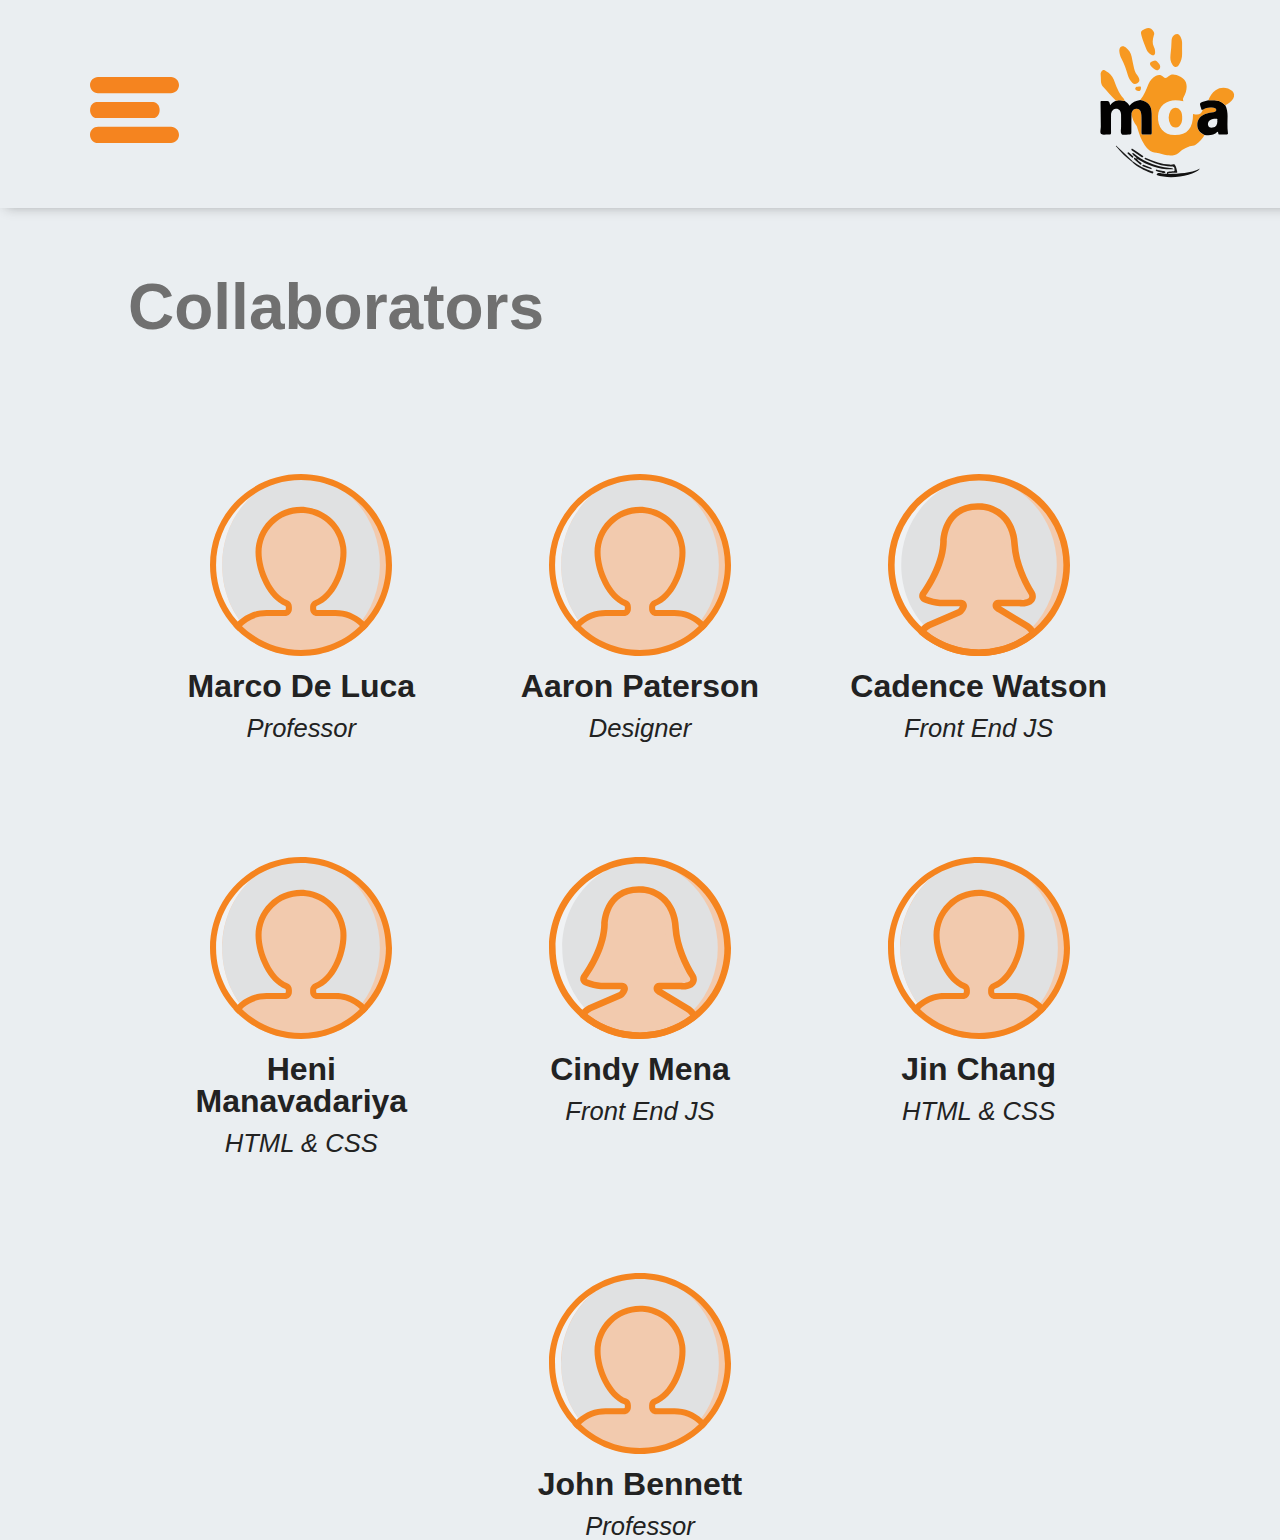
<file: collab.html>
<!doctype html>
<html lang="en">

<head>
    <meta charset="utf-8" />
    <meta http-equiv="x-ua-compatible" content="ie=edge">
    <meta name="viewport" content="width=device-width, initial-scale=1.0" />

    <!-- this is the fav icon stuff -->


    <link rel="apple-touch-icon" sizes="180x180" href="images/favicon/apple-touch-icon.png">
    <link rel="icon" type="image/png" sizes="32x32" href="images/favicon/favicon-32x32.png">
    <link rel="icon" type="image/png" sizes="16x16" href="images/favicon/favicon-16x16.png">
    <link rel="manifest" href="manifest.json">
    <link rel="mask-icon" href="images/favicon/safari-pinned-tab.svg" color="#848586">
    <meta name="msapplication-TileColor" content="#ffffff">
    <meta name="theme-color" content="#ffffff">

    <!--this is where the fav icon finish  -->

    <title>MOA AR - London, Ontario</title>
    <link href="css/reset.css" rel="stylesheet" type="text/css">
    <link href="css/main.css" rel="stylesheet" type="text/css">

    <meta name="apple-mobile-web-app-capable" content="yes">
    <meta name="apple-mobile-web-app-status-bar-style" content="black">
    <meta name="apple-mobile-web-app-title" content="MOA AR intro">
    <link rel="apple-touch-icon" href="/images/icons/icon-152x152.png">

</head>

<body>
    <!-- content goes here -->
    <h1 class="hidden">Museum of Ontario Archaeology AR App </h1>
    <div class="container">

        <header id="mainHeader">
            <div id="button"><img src="images/menu-burg.svg" alt="navigation icon"></div>
            <nav id="mainNav">
                <h2 class="hidden">Main Navigation</h2>
                <span class="closeBtn">X</span>

                <div id="burgerCon">
                    <div id="burgerMenu">
                        <ul>
                            <li><a href="index.html">Home</a></li>
                            <li><a href="lawson.html">Lawson Site</a></li>
                            <li><a href="collab.html">Collaborators</a></li>
                        </ul>
                    </div>
                </div>

            </nav>

            <div id="logoCon">
            </div>

        </header>
        <section class="intro collab">
            <h2> Collaborators</h2>
            <div class="collabCon">
                <div class="person">
                    <img src="images/guy.svg" alt="man icon">
                    <h3>Marco De Luca</h3>
                    <h4>Professor</h4>
                </div>
                <div class="person">
                    <img src="images/guy.svg" alt="man icon">
                    <h3>Aaron Paterson</h3>
                    <h4>Designer</h4>
                </div>
                <div class="person">
                    <img src="images/girl.svg" alt="girl icon">
                    <h3>Cadence Watson</h3>
                    <h4>Front End JS</h4>
                </div>
                <div class="person">
                    <img src="images/guy.svg" alt="man icon">
                    <h3>Heni Manavadariya</h3>
                    <h4>HTML & CSS</h4>
                </div>
                <div class="person">
                    <img src="images/girl.svg" alt="girl icon">
                    <h3>Cindy Mena</h3>
                    <h4>Front End JS</h4>
                </div>
                <div class="person">
                    <img src="images/guy.svg" alt="man icon">
                    <h3>Jin Chang</h3>
                    <h4>HTML & CSS</h4>
                </div>
                <div class="person">
                    <img src="images/guy.svg" alt="man icon">
                    <h3>John Bennett</h3>
                    <h4>Professor</h4>
                </div>

            </div>
        </section>
        <script src="https://cdnjs.cloudflare.com/ajax/libs/jquery/3.4.1/jquery.js"></script>

        <script src="js/main.js"></script>

</body>

</html>
</file>
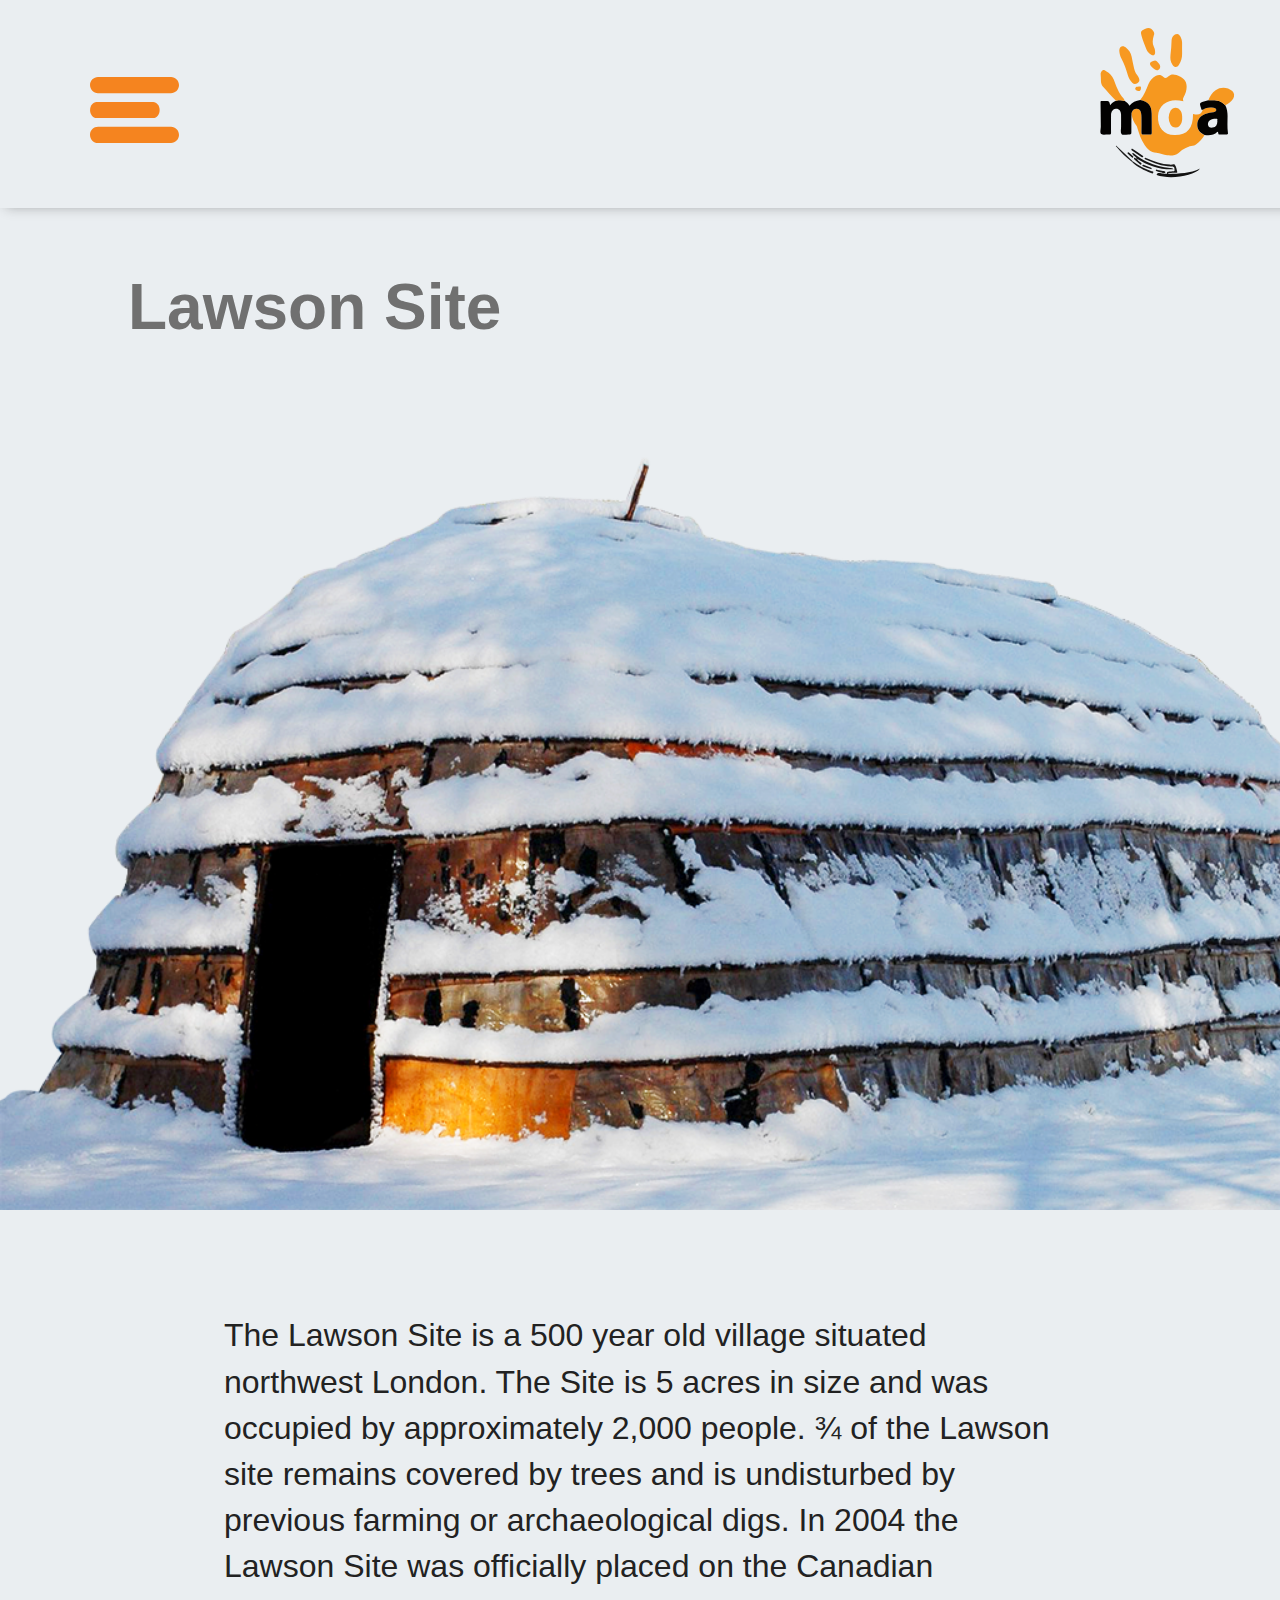
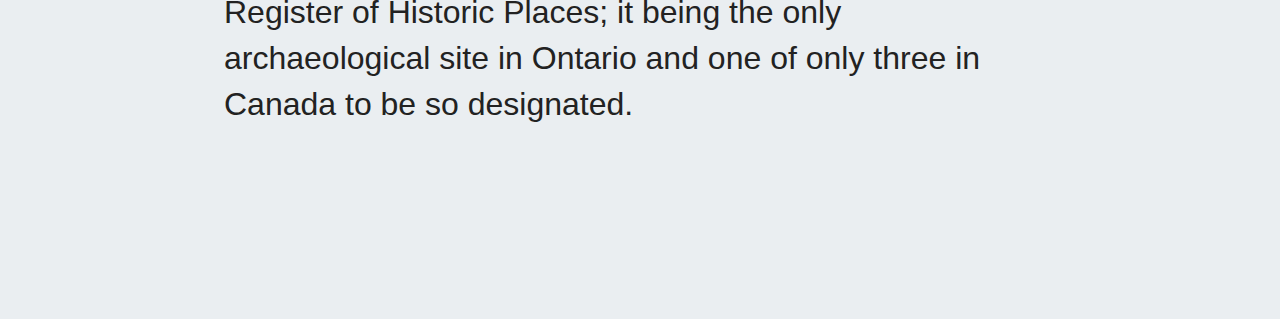
<file: lawson.html>
<!doctype html>
<html lang="en">

<head>
    <meta charset="utf-8" />
    <meta http-equiv="x-ua-compatible" content="ie=edge">
    <meta name="viewport" content="width=device-width, initial-scale=1.0" />

    <!-- this is the fav icon stuff -->


    <link rel="apple-touch-icon" sizes="180x180" href="images/favicon/apple-touch-icon.png">
    <link rel="icon" type="image/png" sizes="32x32" href="images/favicon/favicon-32x32.png">
    <link rel="icon" type="image/png" sizes="16x16" href="images/favicon/favicon-16x16.png">
    <link rel="manifest" href="manifest.json">
    <link rel="mask-icon" href="images/favicon/safari-pinned-tab.svg" color="#848586">
    <meta name="msapplication-TileColor" content="#ffffff">
    <meta name="theme-color" content="#ffffff">

    <!--this is where the fav icon finish  -->
    <title>MOA AR - London, Ontario</title>
    <link href="css/reset.css" rel="stylesheet" type="text/css">
    <link href="css/main.css" rel="stylesheet" type="text/css">


    <meta name="apple-mobile-web-app-capable" content="yes">
    <meta name="apple-mobile-web-app-status-bar-style" content="black">
    <meta name="apple-mobile-web-app-title" content="MOA AR intro">
    <link rel="apple-touch-icon" href="/images/icons/icon-152x152.png">

</head>

<body>
    <!-- content goes here -->
    <h1 class="hidden">Museum of Ontario Archaeology AR App </h1>
    <div class="container">

        <header id="mainHeader">
            <div id="button"><img src="images/menu-burg.svg" alt="navigation icon"></div>
            <nav id="mainNav">
                <h2 class="hidden">Main Navigation</h2>
                <span class="closeBtn">X</span>

                <div id="burgerCon">
                    <div id="burgerMenu">
                        <ul>
                            <li><a href="index.html">Home</a></li>
                            <li><a href="lawson.html">Lawson Site</a></li>
                            <li><a href="collab.html">Collaborators</a></li>
                        </ul>
                    </div>
                </div>

            </nav>

            <div id="logoCon">
            </div>

        </header>
        <section class="intro lawson">
            <h2> Lawson Site</h2>
            <div class="lawImg"><img src="images/lawson-site.png" alt="mockup of app on iphone"></div>
            <p>The Lawson Site is a 500 year old village situated northwest London. The Site is 5 acres in size and was occupied by approximately 2,000 people. ¾ of the Lawson site remains covered by trees and is undisturbed by previous farming or archaeological
                digs. In 2004 the Lawson Site was officially placed on the Canadian Register of Historic Places; it being the only archaeological site in Ontario and one of only three in Canada to be so designated. </p>


        </section>
    </div>
    <script src="https://cdnjs.cloudflare.com/ajax/libs/jquery/3.4.1/jquery.js"></script>

    <script src="js/main.js"></script>

</body>

</html>
</file>
<file: css/main.css>
@charset "UTF-8";
/*CSS Doc*/

.hidden
{
	display: none;
}

body{
	font-family: 'Helvetica Neue', Helvetica, Arial;
	background-color: #EAEEF1;
}
#mainHeader
{
	display: flex;
	position: fixed;
	justify-content: space-between;
	width: 100%;
	top: 0;
	background-color: #EAEEF1;
	padding: 4% 0;
	box-shadow: 0 4px 12px -6px #22222269;
	z-index: 9999;
}


#logoCon
{
	width: 20%;
	margin-right: 5% ;
	
}

#logoCon::before {
	content: url('../images/MOA_logo_hand.svg');
}

#button
{
cursor: pointer;
margin-top: 6%;
width: 12%;
margin-left: 5%;
}

#button img {
	width: 100%;
}

.closeBtn
{
	position: absolute;
	right: 10%;
	top: 3%;

}

.active
{
	opacity: 1 !important;
	visibility: visible !important;
}

#mainNav
{
	position: fixed;
	width: 100%;
	top: 0;
	left: 0;
	bottom: 0;
	text-align: center;
	background-color: rgba(255, 255, 255, 0.88);
	font-weight: bold;
	opacity: 0;
	visibility: hidden;
	transition: all 0.3s ease-in-out ;
	
}

#burgerCon {
	position: relative;
	top: 50%;
	transform: translateY(-50%);
}

.closeBtn{
	font-size: 7vw;
	color: #C2181E;
	cursor: pointer;
}

#burgerMenu ul li {
	padding: 1rem 1rem;
}

#burgerMenu ul li a{
	font-size: 10vw;
	text-decoration: none;
	color: rgb(112, 112, 112);

}

#burgerMenu ul li a:hover{
	color: #F8840D;
	transition: color 0.5s cubic-bezier(0.175, 0.885, 0.32, 1.275);
	
}

.intro img
{
	width: 100%;
	margin: 7% 0;
}
 
.intro{
	margin-top: 30%;

}

.intro, .steps {
	display: flex;
	flex-direction: column;
}

.intro h2, .steps h2 {
	font-size: 6vw;
	font-weight: bold;
	color: rgb(112, 112, 112);
	line-height: 7.5vw;
	margin-left: 10%;

}
.intro h2{
	width: 45%;
	margin-top: 5%;
}

.intro p, .steps p{
	width: 70%;
	margin: 0 auto;
	font-size: 4.5vw;
	line-height: 6vw;
	font-weight: 300;

}

.downloadBtn{
	text-align: center;
	border-radius: 7vw;
	width: 40%;
	margin: 10% auto;
	background-color: #C2181E;
	padding: 3% 6%;
}

.downloadBtn a
{
	
	text-decoration: none;
	color: white;
	font-size: 4vw;
	font-weight: bold;
	
}


.steps{
	margin-top: 25%;
}
.steps img{
	width: 75%;
	margin: 5% auto;
	display: flex;

}

.steps h2{
	width: 70%;
}

.icon
{
	display: flex;
	width: 40%;
	flex-wrap: wrap;
	padding: 10%;
	margin: 5% auto;
	border-bottom: 2vw solid #E4E4E4;
}

.icon h4 {
margin: 3% auto 20%;
font-size: 3.3vw;
font-weight: bold;
}


.icon h3 {
font-size: 8vw;
font-weight: bolder;
color: #C2181E;
position: relative;
margin-top: 30%;
left: 5%;
}


.icon img{
	width: 50%;
	margin-left: 15%;
}

.icon1 img
{
	margin-left: 22%;
	width: 30%;
}

.iconCon
{
	margin-bottom: 10%;
}


.lawson img
{
  width: 100%;
  margin-bottom: 15%;
}

.lawson{
	margin-bottom: 15%;
}


.collabCon
{
	display: flex;
	flex-wrap: wrap;
	justify-content: space-evenly;
	margin-bottom: 15%;
}

.person img{
	width: 90%;
	display: flex;
	margin: 10% auto;
}

.person{
	width: 40%;
	margin-top: 10%;
}

.person h3, .person h4{
	text-align: center;
	margin-top: 5%;
}

.person h3 {
	font-weight: bold;
	font-size: 4vw;
}

.person h4 {
	font-weight: 300;
	font-style: italic;
	font-size: 3.5vw;

}

@media screen and (min-width: 730px) {
	#logoCon
	{
		width: 12%
	}

	#button{
		width: 7%;
		margin-top: 4%;
	}

	.intro img{
		width: 80%;
		margin: 6% auto;
	}

	.intro h2{
		margin: 1% 0 1% 10%;

	}

	.intro p, .steps p {
		font-size: 3vw;
		line-height: 4.5vw;
		width: 65%;
	}

	.downloadBtn
	{
		width: 20%;
		
	}

	.downloadBtn a {
		font-size: 2.6vw;
	}
	#burgerMenu ul li a{
		font-size: 7vw;
	}

	.closeBtn{
		top: 5%;
	}

	.lawson img
	{
		width: 100%;
		margin-top: -9%;
		
	}

	.lawson p {
		margin-top: 5%;

	}

	.person
	{
		width: 26%;
	}

	.person img{
		width: 65%;
	}
}
@media screen and (min-width: 1020px)
{
	#mainHeader
	{
		padding: 2%;
	}

	.intro
	{
		margin-top: 20%;
	}

	.intro h2, .steps h2{
		font-size: 5vW;
		line-height: 6vw;
		
	}

	.intro h2 {
		width: 35%;
	}

	.intro img{
		width: 65%;
		margin: 3% auto;
	}

	.intro p, .steps p{
		font-size: 2.5vw;
		line-height: 3.6vw;
	}

	.downloadBtn{
		margin-top: 6%;
	}

	.steps{
		margin-top: 15%;
	}

	.steps img{
		width: 65%;
		margin-top: 9%;
	}

	.icon img{
		width: 50%;
	}

	.icon1 img{
		width: 30%;
	}

	.icon
	{
		padding: 4%;
		border-bottom-width: 1.5vw;
	}

	#burgerMenu ul li a
	{
		font-size: 6vw;
	}

	.closeBtn{
		right: 6%;
	}

	.collabCon{
		width: 84%;
		margin: 0 auto;
	}

	.person h3{
		font-size: 2.5vw;
	}

	.person h4{
		font-size: 2vw;
	}

	.lawson img{
		width: 100%;
		margin-top: -7%;
	}
}

	@media screen and (min-width: 1360px)
	{
		#mainHeader
		{
			padding: 0 2% 1%;
		}

		#logoCon{
			width: 6%;
			margin-top: 1.5%;
			margin-right: 8%;
		}

		#button
		{
			width: 3%;
			margin-top: 3%;
		}

		.closeBtn{
			font-size: 3vw;
			top: 5%;
			right: 7.5%;
		}

		#burgerMenu ul li a{
			font-size: 4vw;
		}

		.intro{
			margin-top: 12%;
		}
		.intro h2, .steps h2 {
			font-size: 4vw;
			line-height: 4.5vw;
		}

		.intro h2{
			width: 25%;
		}

		.intro img{
			order: -1;
			width: 55%;
			margin: 3% 0 0 6%;
		}

		.intro p, .steps p{
			font-size: 1.5vw;
			line-height: 2vw;
			width: 31%;
		}

		.intro p {
			margin: -39% 7% 0 auto;
		}

		.downloadBtn{
			width: 12%;
			margin: 6% 15% 0 auto;
			padding: 1.5% 3%;

		}

		.downloadBtn a{
			font-size: 1.5vw;
		}

		.steps
		{
			margin-top: 25%;
			display: flex;
			flex-direction: row;

		}
		.stepsTop {
			width: 55%;
			display: flex;
			flex-direction: column;
		}

		.iconCon {
			width: 40%;
			box-shadow: 0 14px 25px -15px rgba(93, 97, 104, 0.39);		
		}

		.steps p {
			order: -1;
			width: 60%;
			margin-top: 15%;
		}

		.stepsTop h2{
			order: 1;
		}

		.icon h4{
			font-size: 1.3vw;
		}

		.icon h3{
 			font-size: 4vw;
		}

		.icon
		{
			border-bottom-width: 1vw;
		}

		.lawson {
			flex-direction: row;
			flex-wrap: wrap;
			margin-top: 15%;
			margin-bottom: -15%;
		}
		.lawson h2 {
			order: 2;
			margin-top: -17%;
		}

		.lawImg {
			margin-top: -29%;
			width: 66%;
			overflow-x: hidden;
			margin-left: auto;
		}

		.lawson img {
			width: 115%;
			margin-left: 7%;		}

		.lawson p {
			margin: 0 0 0 15%;
			order: -1;
		}

		#logoCon {
			width: 20%;
		}

		#logoCon::before {
			content: url("../images/logo2-full.svg");
		}

		.person{
			width: 20%;
			margin-top: 6%;
			
		}

		.person img{
			margin: 3% auto;
		}

		.collab h2{
			margin-top: -12%;
			order: 1;
			font-size: 3.5vw;
			margin-left: 7%;
		}
		.person:nth-child(5){
			margin-left: 25%;
		}

	}
</file>
